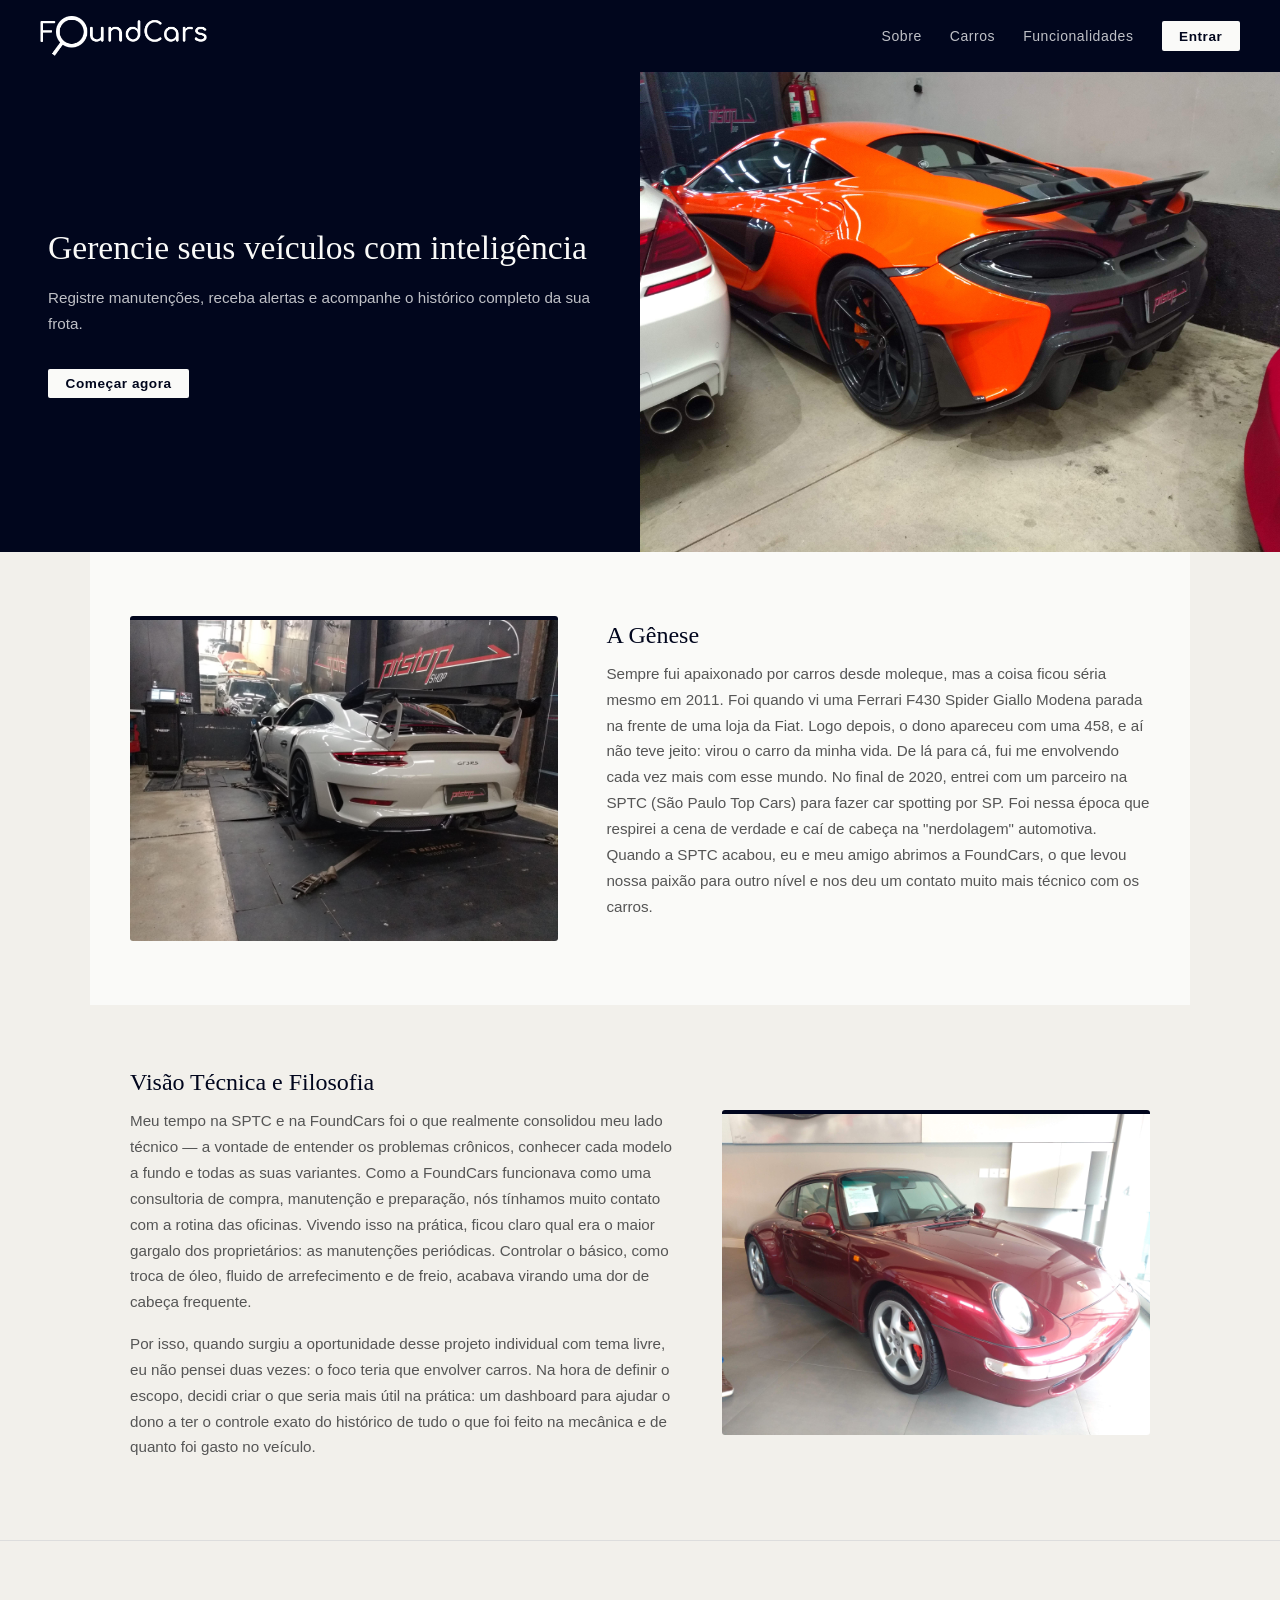
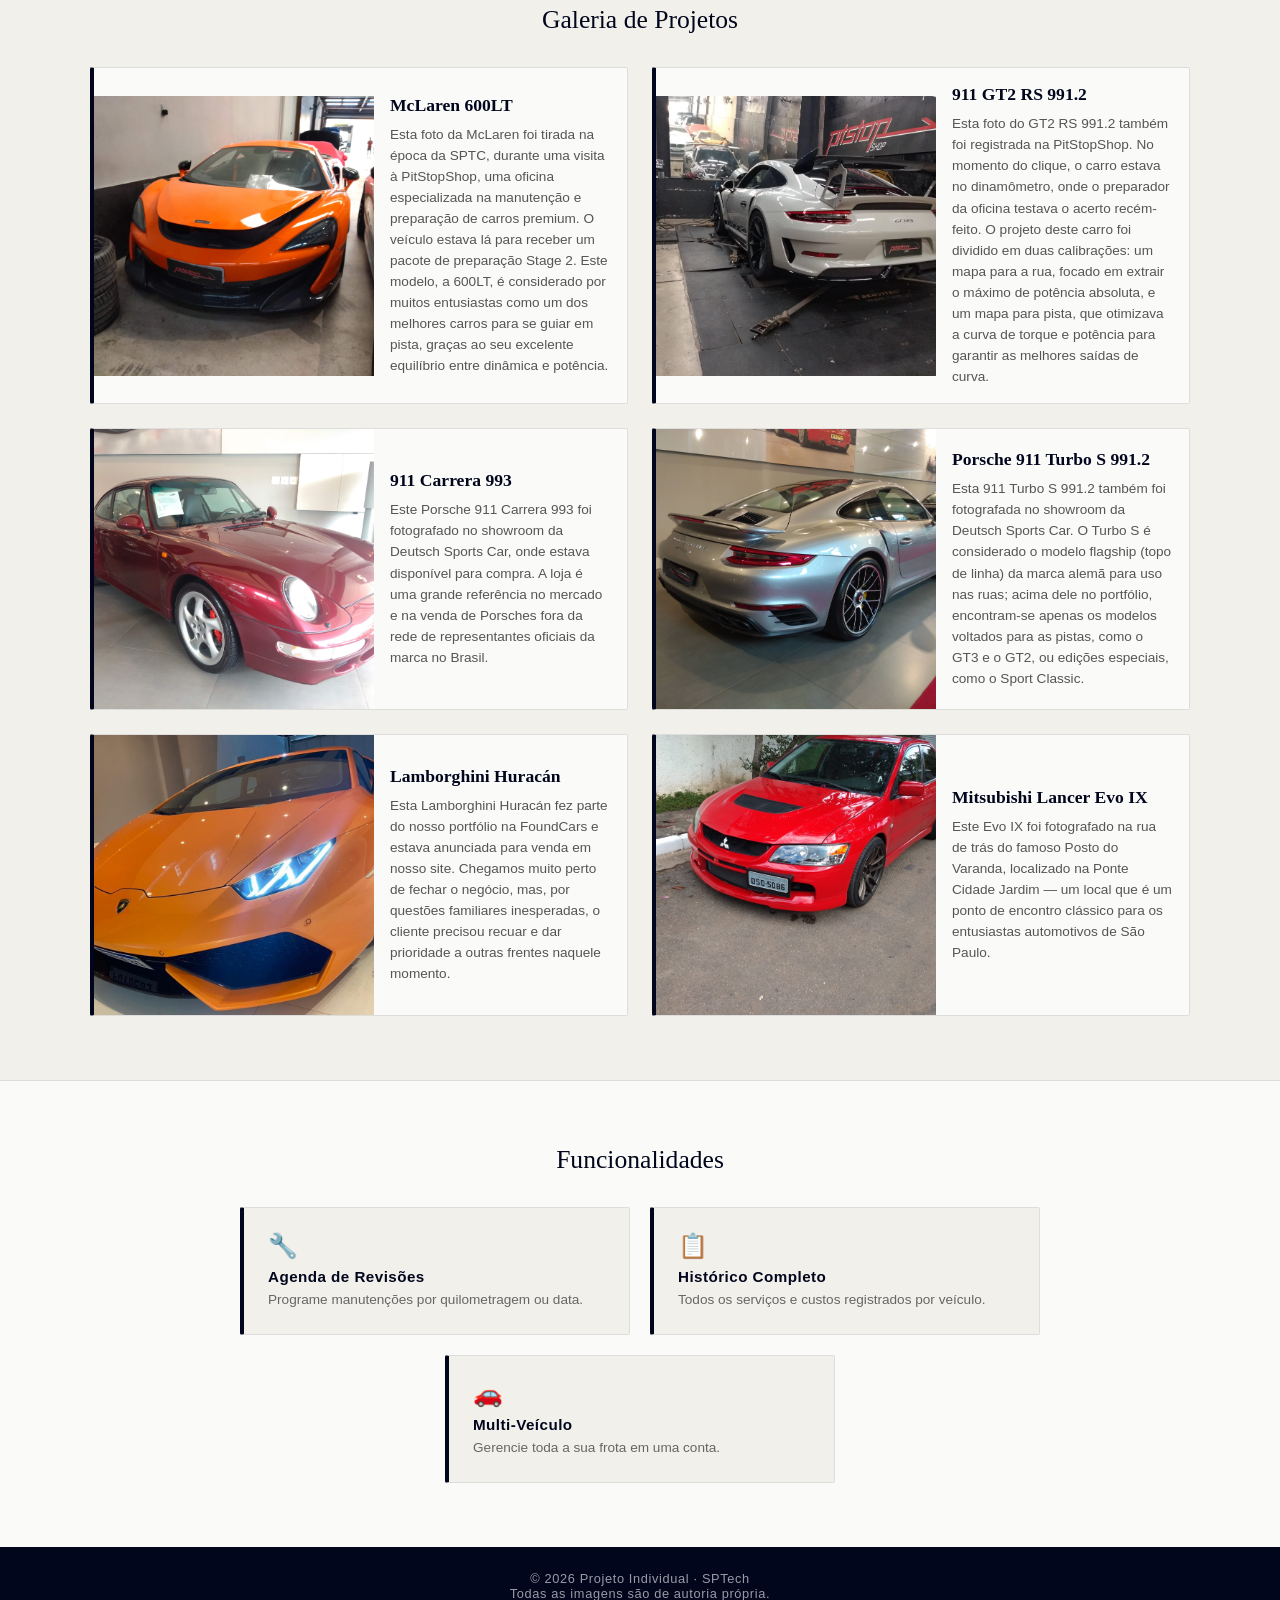
<file: frontend/index.html>
<!DOCTYPE html>
<html lang="pt-BR">

<head>
  <meta charset="UTF-8" />
  <meta name="viewport" content="width=device-width, initial-scale=1.0" />
  <title>FoundCars</title>
  <link rel="stylesheet" href="css/style.css" />
  <link rel="icon" href="image/favicon.ico" type="image/x-icon">
</head>

<body>

  <nav>
    <a href="index.html"><img src="image/Foundcars.png" alt="FoundCars Logo" style="height: 40px;" /></a>
    <div>
      <a href="#sobre">Sobre</a>
      <a href="#carros">Carros</a>
      <a href="#funcionalidades">Funcionalidades</a>
      <a href="login.html" class="botao">Entrar</a>
    </div>
  </nav>



  <section class="destaque">
    <div class="destaque-texto">
      <h1>Gerencie seus veículos com inteligência</h1>
      <p>Registre manutenções, receba alertas e acompanhe o histórico completo da sua frota.</p>
      <a href="#" class="botao">Começar agora</a>
    </div>
    <img src="image/mclaren2.jpg" alt="McLaren" />
  </section>

  <section id="sobre" class="sobre">
    <img src="image/gt2_991.jpg" alt="Porsche GT2 991" />
    <div>
      <h2>A Gênese</h2>
      <p>Sempre fui apaixonado por carros desde moleque, mas a coisa ficou séria mesmo em 2011. Foi quando vi uma
        Ferrari F430 Spider Giallo Modena parada na frente de uma loja da Fiat. Logo depois, o dono apareceu com uma
        458, e aí não teve jeito: virou o carro da minha vida. De lá para cá, fui me envolvendo cada vez mais com esse
        mundo. No final de 2020, entrei com um parceiro na SPTC (São Paulo Top Cars) para fazer car spotting por SP. Foi
        nessa época que respirei a cena de verdade e caí de cabeça na "nerdolagem" automotiva. Quando a SPTC acabou, eu
        e meu amigo abrimos a FoundCars, o que levou nossa paixão para outro nível e nos deu um contato muito mais
        técnico com os carros.</p>
    </div>
  </section>

  <section class="sobre reverse">
    <img src="image/IMG_20201112_155000658.jpg" alt="Foto Aleatória" />
    <div>
      <h2>Visão Técnica e Filosofia</h2>
      <p>Meu tempo na SPTC e na FoundCars foi o que realmente consolidou meu lado técnico — a vontade de entender os
        problemas crônicos, conhecer cada modelo a fundo e todas as suas variantes. Como a FoundCars funcionava como uma
        consultoria de compra, manutenção e preparação, nós tínhamos muito contato com a rotina das oficinas. Vivendo
        isso na prática, ficou claro qual era o maior gargalo dos proprietários: as manutenções periódicas. Controlar o
        básico, como troca de óleo, fluido de arrefecimento e de freio, acabava virando uma dor de cabeça frequente.</p>
      <p>Por isso, quando surgiu a oportunidade desse projeto individual com tema livre, eu não pensei duas vezes: o
        foco teria que envolver carros. Na hora de definir o escopo, decidi criar o que seria mais útil na prática: um
        dashboard para ajudar o dono a ter o controle exato do histórico de tudo o que foi feito na mecânica e de quanto
        foi gasto no veículo.</p>
    </div>
  </section>

  <section id="carros" class="carros">
    <h2>Galeria de Projetos</h2>
    <div class="grade-carros">
      <div class="cartao-carro">
        <img src="image/mclaren.jpg" alt="McLaren" />
        <div class="cartao-texto">
          <h3>McLaren 600LT</h3>
          <p>Esta foto da McLaren foi tirada na época da SPTC, durante uma visita à PitStopShop, uma oficina
            especializada na manutenção e preparação de carros premium. O veículo estava lá para receber um pacote de
            preparação Stage 2. Este modelo, a 600LT, é considerado por muitos entusiastas como um dos melhores carros
            para se guiar em pista, graças ao seu excelente equilíbrio entre dinâmica e potência.</p>
        </div>
      </div>
      <div class="cartao-carro">
        <img src="image/gt2_991.jpg" alt="Porsche GT2 991" />
        <div class="cartao-texto">
          <h3>911 GT2 RS 991.2</h3>
          <p>Esta foto do GT2 RS 991.2 também foi registrada na PitStopShop. No momento do clique, o carro estava no
            dinamômetro, onde o preparador da oficina testava o acerto recém-feito. O projeto deste carro foi dividido
            em duas calibrações: um mapa para a rua, focado em extrair o máximo de potência absoluta, e um mapa para
            pista, que otimizava a curva de torque e potência para garantir as melhores saídas de curva.</p>
        </div>
      </div>
      <div class="cartao-carro">
        <img src="image/IMG_20201112_155000658.jpg" alt="Projeto Aleatorio" />
        <div class="cartao-texto">
          <h3>911 Carrera 993</h3>
          <p>Este Porsche 911 Carrera 993 foi fotografado no showroom da Deutsch Sports Car, onde estava disponível para
            compra. A loja é uma grande referência no mercado e na venda de Porsches fora da rede de representantes
            oficiais da marca no Brasil.</p>
        </div>
      </div>
      <div class="cartao-carro">
        <img src="image/turbo_s_992.jpg" alt="Porsche Turbo S 992" />
        <div class="cartao-texto">
          <h3>Porsche 911 Turbo S 991.2</h3>
          <p>Esta 911 Turbo S 991.2 também foi fotografada no showroom da Deutsch Sports Car. O Turbo S é considerado o
            modelo flagship (topo de linha) da marca alemã para uso nas ruas; acima dele no portfólio, encontram-se
            apenas os modelos voltados para as pistas, como o GT3 e o GT2, ou edições especiais, como o Sport Classic.
          </p>
        </div>
      </div>
      <div class="cartao-carro">
        <img src="image/huracan.jpg" alt="Lamborghini Huracan" />
        <div class="cartao-texto">
          <h3>Lamborghini Huracán</h3>
          <p>Esta Lamborghini Huracán fez parte do nosso portfólio na FoundCars e estava anunciada para venda em nosso
            site. Chegamos muito perto de fechar o negócio, mas, por questões familiares inesperadas, o cliente precisou
            recuar e dar prioridade a outras frentes naquele momento.</p>
        </div>
      </div>
      <div class="cartao-carro">
        <img src="image/evo.jpg" alt="Mitsubishi Lancer Evo IX" />
        <div class="cartao-texto">
          <h3>Mitsubishi Lancer Evo IX</h3>
          <p>Este Evo IX foi fotografado na rua de trás do famoso Posto do Varanda, localizado na Ponte Cidade Jardim —
            um local que é um ponto de encontro clássico para os entusiastas automotivos de São Paulo.</p>
        </div>
      </div>
    </div>
  </section>

  <section id="funcionalidades" class="funcionalidades">
    <h2>Funcionalidades</h2>
    <div class="grade-funcionalidades">
      <div class="cartao-funcionalidade">
        <span>🔧</span>
        <h3>Agenda de Revisões</h3>
        <p>Programe manutenções por quilometragem ou data.</p>
      </div>
      <div class="cartao-funcionalidade">
        <span>📋</span>
        <h3>Histórico Completo</h3>
        <p>Todos os serviços e custos registrados por veículo.</p>
      </div>
      <div class="cartao-funcionalidade">
        <span>🚗</span>
        <h3>Multi-Veículo</h3>
        <p>Gerencie toda a sua frota em uma conta.</p>
      </div>
    </div>
  </section>

  <footer>
    <p>© 2026 Projeto Individual · SPTech</p>
    <p>Todas as imagens são de autoria própria.</p>
  </footer>

</body>

</html>
</file>
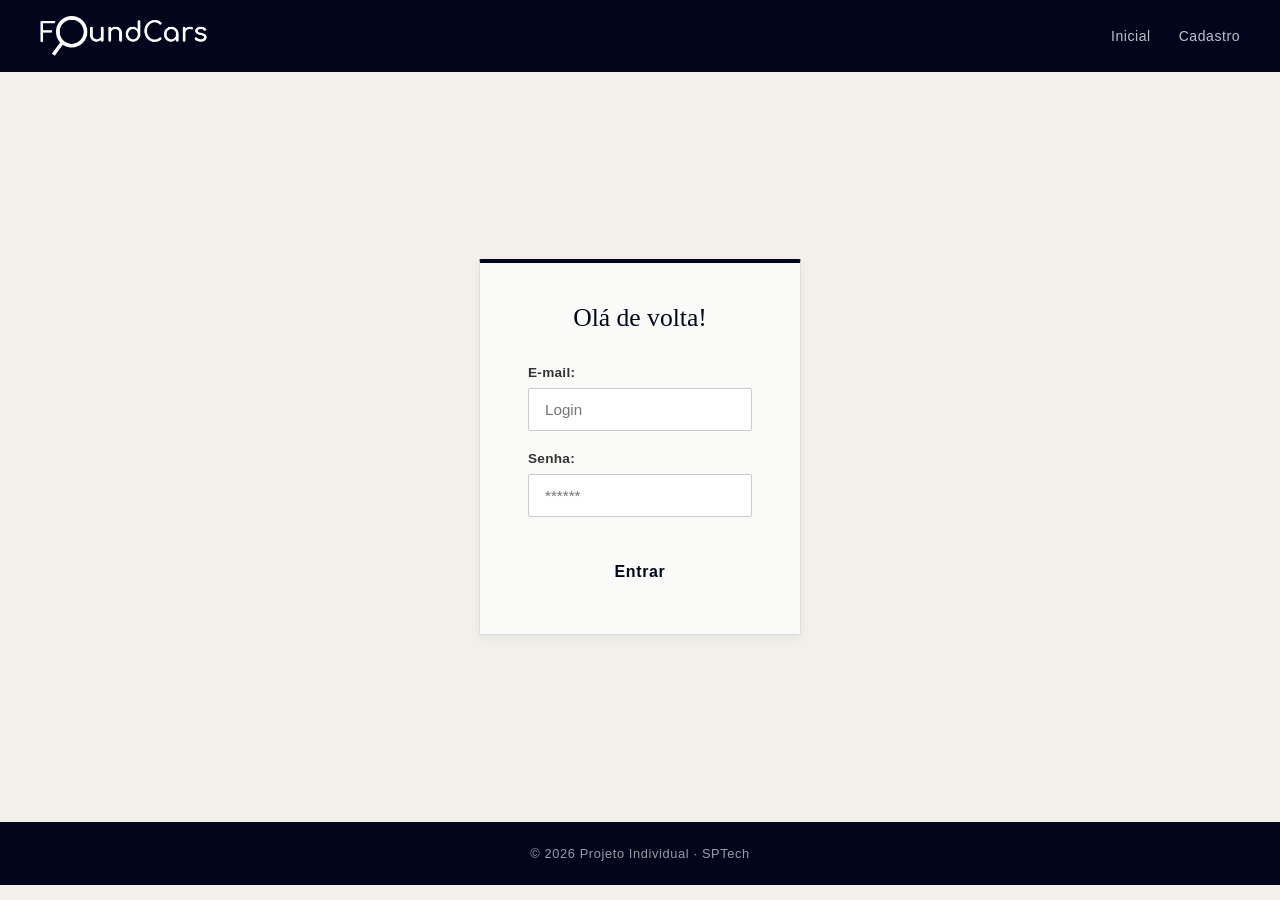
<file: frontend/login.html>
<!DOCTYPE html>
<html lang="pt-br">

<head>
    <meta charset="UTF-8">
    <meta http-equiv="X-UA-Compatible" content="IE=edge">
    <meta name="viewport" content="width=device-width, initial-scale=1.0">

    <title>FoundCars | Login</title>

    <script src="./js/sessao.js"></script>

    <link rel="stylesheet" href="css/style.css">
    <link rel="icon" href="image/favicon.ico" type="image/x-icon">
    <link rel="preconnect" href="https://fonts.gstatic.com">
</head>

<body>

    <nav>
        <a href="index.html"><img src="./image/Foundcars.png" alt="FoundCars Logo" style="height: 40px;" /></a>
        <div>
            <a href="index.html">Inicial</a>
            <a href="cadastro.html">Cadastro</a>
        </div>
    </nav>


    <div class="login">
        <div class="alerta_erro">
            <div class="card_erro" id="cardErro">
                <span id="mensagem_erro"></span>
            </div>
        </div>
        <div class="container">
            <div class="card-auth">
                <h2>Olá de volta!</h2>
                <div class="formulario">
                    <div class="campo">
                        <span>E-mail:</span>
                        <input id="email_input" type="text" placeholder="Login">
                    </div>
                    <div class="campo">
                        <span>Senha:</span>
                        <input id="senha_input" type="password" placeholder="******">
                    </div>
                    <button class="botao" onclick="entrar()">Entrar</button>
                </div>

                <div id="div_aguardar" class="loading-div">
                    <img src="image/loading.gif" id="loading-gif">
                </div>

                <div id="div_erros_login"></div>
            </div>
        </div>
    </div>

    <footer>
        <p>© 2026 Projeto Individual · SPTech</p>
    </footer>

</body>

</html>

<script>


    function entrar() {
        aguardar();

        var emailVar = email_input.value;
        var senhaVar = senha_input.value;

        if (emailVar == "" || senhaVar == "") {
            cardErro.style.display = "block"
            mensagem_erro.innerHTML = "(Mensagem de erro para todos os campos em branco)";
            finalizarAguardar();
            return false;
        }
        else {
            setInterval(sumirMensagem, 5000)
        }

        console.log("FORM LOGIN: ", emailVar);
        console.log("FORM SENHA: ", senhaVar);

        fetch("/usuarios/autenticar", {
            method: "POST",
            headers: {
                "Content-Type": "application/json"
            },
            body: JSON.stringify({
                emailServer: emailVar,
                senhaServer: senhaVar
            })
        }).then(function (resposta) {
            console.log("ESTOU NO THEN DO entrar()!")

            if (resposta.ok) {
                console.log(resposta);

                resposta.json().then(json => {
                    console.log(json);
                    console.log(JSON.stringify(json));
                    sessionStorage.EMAIL_USUARIO = json.email;
                    sessionStorage.NOME_USUARIO = json.nome;
                    sessionStorage.ID_USUARIO = json.id;

                    setTimeout(function () {
                        window.location = "./dashboard/dashboard.html";
                    }, 1000); // apenas para exibir o loading

                });

            } else {

                console.log("Houve um erro ao tentar realizar o login!");

                resposta.text().then(texto => {
                    console.error(texto);
                    finalizarAguardar(texto);
                });
            }

        }).catch(function (erro) {
            console.log(erro);
        })

        return false;
    }

    function sumirMensagem() {
        cardErro.style.display = "none"
    }

</script>
</file>
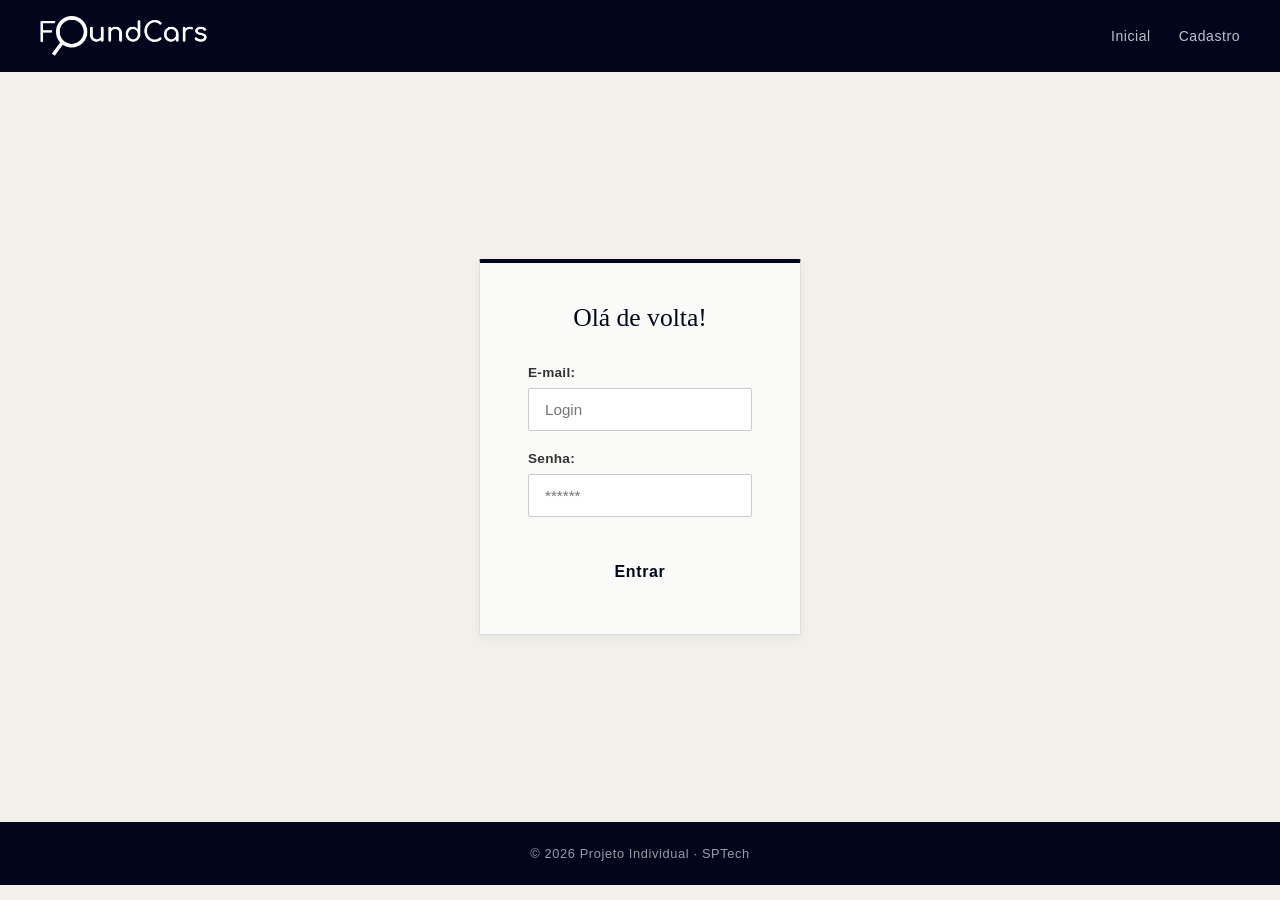
<file: frontend/dashboard/cadastro-manutencao.html>
<!DOCTYPE html>
<html lang="pt-br">

<head>
    <link rel="icon" href="../image/favicon.ico" type="image/x-icon">
    <meta charset="UTF-8">
    <meta http-equiv="X-UA-Compatible" content="IE=edge">
    <meta name="viewport" content="width=device-width, initial-scale=1.0">
    <title>FoundCars | Cadastrar Manutenção</title>

    <link rel="stylesheet" href="../css/style.css" />
    <link rel="stylesheet" href="../css/dashboard.css" />

    <script src="../js/sessao.js"></script>
    <script src="./../js/alerta.js"></script>

    <link rel="preconnect" href="https://fonts.gstatic.com">
    <link href="https://fonts.googleapis.com/css2?family=Inter:wght@400;500;600;700&display=swap" rel="stylesheet">
</head>

<body onload="validarSessao(); carregarVeiculos();">
    <div class="janela">
        <div class="header-left">
            <a href="../index.html"><img src="../image/Foundcars.png" alt="FoundCars Logo"
                    style="max-width: 150px; margin-bottom: 20px;" /></a>

            <div class="hello">
                <h3>Olá, <span id="b_usuario">Motorista</span>!</h3>
            </div>



            <div class="btn-nav-white botao">
                <a href="./dashboard.html">
                    <h3>Dashboard</h3>
                </a>
            </div>



            <div class="btn-nav-white botao">
                <a href="./cadastro-veiculo.html">
                    <h3>Cadastrar Veículo</h3>
                </a>
            </div>

            <div class="btn-nav botao">
                <h3>Cadastrar Manutenção</h3>
            </div>

            <div class="btn-logout botao" onclick="limparSessao()">
                <h3>Sair</h3>
            </div>
        </div>

        <div class="dash" style="justify-content: center; align-items: center; display: flex;">
            <div class="card-auth" style="max-width: 500px; width: 100%;">
                <h2>Registrar Manutenção</h2>
                <div class="formulario">

                    <div class="campo">
                        <span>Veículo:</span>
                        <select id="veiculo_select" class="input-select"
                            style="padding: 0.75rem 1rem; border: 1px solid #CCC; border-radius: 2px; font-size: 0.95rem; font-family: inherit; background: #FFF;">
                            <option value="" disabled selected>Selecione um veículo</option>
                        </select>
                    </div>

                    <div class="campo">
                        <span>Data do Serviço:</span>
                        <input id="data_input" type="date" />
                    </div>

                    <div class="campo">
                        <span>Tipo de Manutenção:</span>
                        <select id="tipo_select" class="input-select"
                            style="padding: 0.75rem 1rem; border: 1px solid #CCC; border-radius: 2px; font-size: 0.95rem; font-family: inherit; background: #FFF;">
                            <option value="1">Preventiva</option>
                            <option value="2">Corretiva</option>
                            <option value="3">Estética</option>
                            <option value="4">Upgrade</option>
                        </select>
                    </div>

                    <div class="campo">
                        <span>Quilometragem (KM):</span>
                        <input id="quilometragem_input" type="number" placeholder="Ex: 50000" />
                    </div>

                    <div class="campo">
                        <span>Valor (R$):</span>
                        <input id="valor_input" type="number" step="0.01" placeholder="Ex: 850.50" />
                    </div>

                    <div class="campo">
                        <span>Descrição:</span>
                        <input id="descricao_input" type="text" placeholder="Ex: Troca de óleo e filtro" />
                    </div>

                    <button class="botao" onclick="cadastrarManutencao()">Registrar</button>
                </div>
            </div>
        </div>
    </div>

    <script>
        if (sessionStorage.NOME_USUARIO) {
            document.getElementById('b_usuario').innerHTML = sessionStorage.NOME_USUARIO;
        }

        // buscar os veiculos que o usuario ja tem para colocar na caixa de selecao (select)
        function carregarVeiculos() {
            var idUsuario = sessionStorage.ID_USUARIO;

            fetch(`/manutencao/buscar-veiculo/${idUsuario}`, {
                method: "GET",
                headers: {
                    "Content-Type": "application/json"
                }
            }).then(function (resposta) {
                if (resposta.ok) {
                    if (resposta.status == 204) {
                        var select = document.getElementById("veiculo_select");
                        select.innerHTML = "<option value='' disabled selected>Nenhum veículo cadastrado</option>";
                    } else {
                        resposta.json().then(function (respostaJson) {
                            var select = document.getElementById("veiculo_select");

                            // laco de repeticao (for) para criar uma opcao para cada veiculo retornado do banco
                            for (let i = 0; i < respostaJson.length; i++) {
                                let veiculo = respostaJson[i];
                                // createElement cria uma nova tag html <option> via javascript
                                let option = document.createElement("option");
                                option.value = veiculo.id;
                                option.innerHTML = veiculo.marca + " " + veiculo.modelo;
                                select.appendChild(option); // adiciona a opcao dentro da caixa de selecao
                            }
                        });
                    }
                } else {
                    console.log("Houve um erro na API!");
                }
            }).catch(function (resposta) {
                console.log(`#ERRO: ${resposta}`);
            });
        }

        // funcao para pegar todos os dados preenchidos e enviar para cadastrar a manutencao
        function cadastrarManutencao() {
            // pegando os valores que estao na tela
            var idVeiculoVar = document.getElementById('veiculo_select').value;
            var dataVar = document.getElementById('data_input').value;
            var tipoVar = document.getElementById('tipo_select').value;
            var quilometragemVar = document.getElementById('quilometragem_input').value;
            var valorVar = document.getElementById('valor_input').value;
            var descricaoVar = document.getElementById('descricao_input').value;
            var idUsuarioVar = sessionStorage.ID_USUARIO;

            if (idVeiculoVar == "" || dataVar == "" || tipoVar == "" || quilometragemVar == "" || valorVar == "" || descricaoVar == "") {
                alert("Preencha todos os campos para prosseguir!");
                return false;
            }

            fetch(`/manutencao/inserir/${idUsuarioVar}`, {
                method: "POST",
                headers: {
                    "Content-Type": "application/json"
                },
                body: JSON.stringify({
                    fkVeiculoServer: idVeiculoVar,
                    dataServer: dataVar,
                    fkTipoServer: tipoVar,
                    quilometragemServer: quilometragemVar,
                    valorServer: valorVar,
                    descricaoServer: descricaoVar
                })
            }).then(function (resposta) {
                if (resposta.ok) {
                    alert("Manutenção registrada com sucesso!");
                    window.location = "./dashboard.html";
                } else {
                    throw ("Houve um erro ao tentar realizar o registro!");
                }
            }).catch(function (resposta) {
                console.log(`#ERRO: ${resposta}`);
                alert("Houve um erro. Tente novamente mais tarde.");
            });

            return false;
        }
    </script>
</body>

</html>
</file>
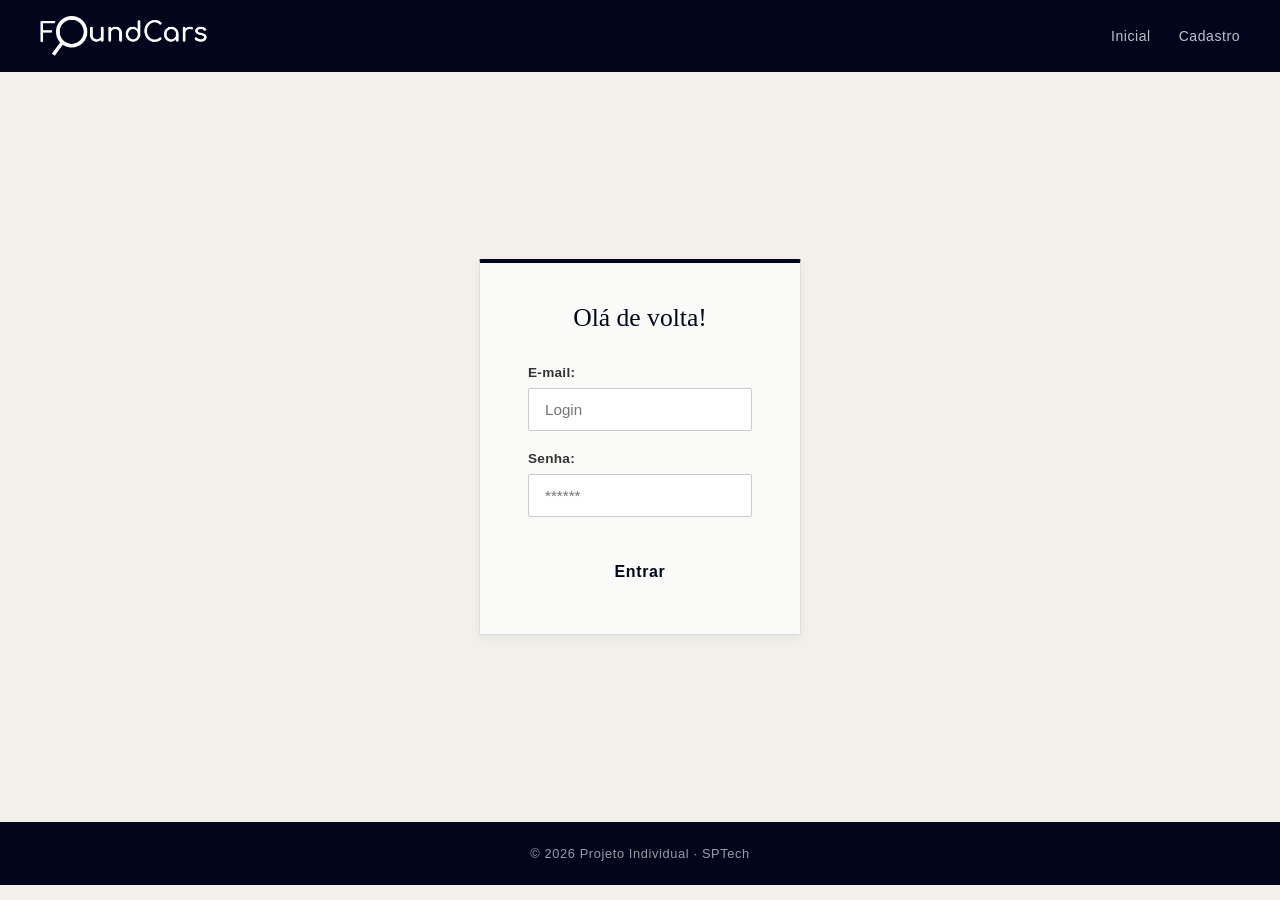
<file: frontend/dashboard/cadastro-veiculo.html>
<!DOCTYPE html>
<html lang="pt-br">

<head>
    <link rel="icon" href="../image/favicon.ico" type="image/x-icon">
    <meta charset="UTF-8">
    <meta http-equiv="X-UA-Compatible" content="IE=edge">
    <meta name="viewport" content="width=device-width, initial-scale=1.0">
    <title>FoundCars | Cadastrar Veículo</title>

    <link rel="stylesheet" href="../css/style.css" />
    <link rel="stylesheet" href="../css/dashboard.css" />

    <script src="../js/sessao.js"></script>
    <script src="./../js/alerta.js"></script>

    <link rel="preconnect" href="https://fonts.gstatic.com">
    <link href="https://fonts.googleapis.com/css2?family=Inter:wght@400;500;600;700&display=swap" rel="stylesheet">
</head>

<body onload="validarSessao()">
    <div class="janela">
        <div class="header-left">
            <a href="../index.html"><img src="../image/Foundcars.png" alt="FoundCars Logo"
                    style="max-width: 150px; margin-bottom: 20px;" /></a>

            <div class="hello">
                <h3>Olá, <span id="b_usuario">Motorista</span>!</h3>
            </div>



            <div class="btn-nav-white botao">
                <a href="./dashboard.html">
                    <h3>Dashboard</h3>
                </a>
            </div>



            <div class="btn-nav botao">
                <h3>Cadastrar Veículo</h3>
            </div>

            <div class="btn-nav-white botao">
                <a href="./cadastro-manutencao.html">
                    <h3>Cadastrar Manutenção</h3>
                </a>
            </div>

            <div class="btn-logout botao" onclick="limparSessao()">
                <h3>Sair</h3>
            </div>
        </div>

        <div class="dash" style="justify-content: center; align-items: center; display: flex;">
            <div class="card-auth" style="max-width: 500px; width: 100%;">
                <h2>Cadastrar Novo Veículo</h2>
                <div class="formulario">
                    <div class="campo">
                        <span>Marca:</span>
                        <input id="marca_input" type="text" placeholder="Ex: BMW" />
                    </div>
                    <div class="campo">
                        <span>Modelo:</span>
                        <input id="modelo_input" type="text" placeholder="Ex: 320i" />
                    </div>
                    <div class="campo">
                        <span>Ano:</span>
                        <input id="ano_input" type="number" placeholder="Ex: 2024" />
                    </div>
                    <div class="campo">
                        <span>Placa:</span>
                        <input id="placa_input" type="text" placeholder="Ex: ABC1234" />
                    </div>

                    <button class="botao" onclick="cadastrarVeiculo()">Cadastrar</button>
                </div>

                <div id="div_erros_login"></div>
            </div>
        </div>
    </div>

    <script>
        if (sessionStorage.NOME_USUARIO) {
            document.getElementById('b_usuario').innerHTML = sessionStorage.NOME_USUARIO;
        }

        // funcao para pegar os dados digitados e mandar pro banco cadastrar o veiculo
        function cadastrarVeiculo() {
            // pegando os valores que o usuario digitou nos inputs da tela usando getElementById
            var marcaVar = document.getElementById('marca_input').value;
            var modeloVar = document.getElementById('modelo_input').value;
            var anoVar = document.getElementById('ano_input').value;
            var placaVar = document.getElementById('placa_input').value;
            var idUsuarioVar = sessionStorage.ID_USUARIO;

            if (marcaVar == "" || modeloVar == "" || anoVar == "" || placaVar == "") {
                alert("Preencha todos os campos para prosseguir!");
                return false;
            }

            // usando o fetch com metodo POST para enviar os dados para o backend
            // o body transforma as variaveis javascript em um formato json que a api entende
            fetch(`/manutencao/inserirVeiculo/${idUsuarioVar}`, {
                method: "POST",
                headers: {
                    "Content-Type": "application/json"
                },
                body: JSON.stringify({
                    marcaServer: marcaVar,
                    modeloServer: modeloVar,
                    anoServer: anoVar,
                    placaServer: placaVar
                })
            }).then(function (resposta) {
                console.log("resposta: ", resposta);

                if (resposta.ok) {
                    alert("Veículo cadastrado com sucesso!");
                    window.location = "./dashboard.html";
                } else {
                    throw ("Houve um erro ao tentar realizar o cadastro!");
                }
            }).catch(function (resposta) {
                console.log(`#ERRO: ${resposta}`);
                alert("Houve um erro. Tente novamente mais tarde.");
            });

            return false;
        }
    </script>
</body>

</html>
</file>
<file: frontend/css/style.css>
/* o * seleciona todos os elementos do html. 
   coloco margin e padding 0 pra tirar as margens padroes do navegador.
   o border-box garante que o padding nao aumente o tamanho final das caixas */
* {
  margin: 0;
  padding: 0;
  box-sizing: border-box;
}

/* faz a pagina rolar suave quando clico em algum link da mesma pagina */
html {
  scroll-behavior: smooth;
}

body {
  font-family: Arial, sans-serif;
  background: #F2F0EB;
  color: #1a1a1a;
}

a {
  text-decoration: none;
  color: inherit;
}

img {
  display: block;
  max-width: 100%;
}

nav {
  /* flexbox usado para alinhar os itens no menu lado a lado com espaco no meio */
  display: flex;
  justify-content: space-between;
  align-items: center;
  padding: 1rem 2.5rem;
  background: #01061d;
}

.barra-separadora {
  height: 3px;
  background: #F2F0EB;
}

nav strong {
  font-size: 1.4rem;
  letter-spacing: 0.08em;
  color: #FAFAF8;
  font-family: Georgia, serif;
}

nav div {
  display: flex;
  gap: 1.75rem;
  align-items: center;
}

nav a {
  color: rgba(255, 255, 255, 0.75);
  font-size: 0.875rem;
  letter-spacing: 0.04em;
}

nav a:hover {
  color: #FAFAF8;
}

/* estilizando os botoes. o letter-spacing da um espaco legal entre as letras */
.botao {
  background: #FAFAF8;
  color: #01061d;
  padding: 0.45rem 1.1rem;
  border-radius: 2px;
  font-size: 0.85rem;
  font-weight: bold;
  letter-spacing: 0.04em;
}

/* o :hover muda a cor do fundo do botao quando eu passo o mouse em cima dele */
.botao:hover {
  background: #E8E6E1;
}

/* grid divide a secao de destaque em duas colunas de tamanhos iguais usando 1fr */
.destaque {
  display: grid;
  grid-template-columns: 1fr 1fr;
  min-height: 460px;
}

.destaque-texto {
  background: #01061d;
  padding: 4rem 3rem;
  display: flex;
  flex-direction: column;
  justify-content: center;
}

.destaque-texto h1 {
  font-size: 2.1rem;
  color: #FAFAF8;
  line-height: 1.3;
  margin-bottom: 1rem;
  font-family: Georgia, serif;
  font-weight: normal;
}

.destaque-texto p {
  color: rgba(255, 255, 255, 0.75);
  margin-bottom: 2rem;
  line-height: 1.7;
  font-size: 0.95rem;
}

.destaque-texto .botao {
  align-self: flex-start;
}

/* o object-fit cover faz a imagem preencher o espaco todo sem distorcer, ela corta o que sobrar */
.destaque img {
  width: 100%;
  height: 100%;
  object-fit: cover;
  display: block;
}

.sobre {
  display: flex;
  align-items: center;
  gap: 3rem;
  padding: 4rem 2.5rem;
  background: #FAFAF8;
  max-width: 1100px;
  margin: 0 auto;
}

.sobre.reverse {
  flex-direction: row-reverse;
  background: #F2F0EB;
}

.sobre img {
  width: 42%;
  max-width: 440px;
  border-radius: 3px;
  object-fit: cover;
  border-top: 4px solid #01061d;
}

.sobre h2 {
  font-size: 1.5rem;
  color: #01061d;
  margin-bottom: 0.75rem;
  font-family: Georgia, serif;
  font-weight: normal;
}

.sobre p {
  color: #555;
  line-height: 1.7;
  margin-bottom: 1rem;
  font-size: 0.95rem;
}

.sobre ul {
  list-style: none;
  color: #333;
  display: flex;
  flex-direction: column;
  gap: 0.5rem;
  font-size: 0.9rem;
}

.carros {
  padding: 4rem 2.5rem;
  background: #F2F0EB;
  text-align: center;
  border-top: 1px solid #DDD;
}

.carros h2 {
  font-size: 1.6rem;
  color: #01061d;
  margin-bottom: 2rem;
  font-family: Georgia, serif;
  font-weight: normal;
}

.grade-carros {
  display: grid;
  grid-template-columns: repeat(2, 1fr);
  gap: 1.5rem;
  max-width: 1100px;
  margin: 0 auto;
}

.cartao-carro {
  background: #FAFAF8;
  border: 1px solid #DDD;
  border-left: 4px solid #01061d;
  border-radius: 2px;
  overflow: hidden;
  text-align: left;
  display: flex;
  align-items: center;
}

.cartao-carro img {
  width: 280px;
  height: 280px;
  object-fit: cover;
}

.cartao-texto {
  padding: 1rem;
  display: flex;
  flex-direction: column;
}

.cartao-carro h3 {
  font-size: 1.1rem;
  color: #01061d;
  padding: 0 0 0.5rem 0;
  font-family: Georgia, serif;
}

.cartao-carro p {
  font-size: 0.85rem;
  color: #555;
  padding: 0;
  line-height: 1.55;
}

.funcionalidades {
  padding: 4rem 2.5rem;
  background: #FAFAF8;
  text-align: center;
  border-top: 1px solid #DDD;
}

.funcionalidades h2 {
  font-size: 1.6rem;
  color: #01061d;
  margin-bottom: 2rem;
  font-family: Georgia, serif;
  font-weight: normal;
}

.grade-funcionalidades {
  display: flex;
  flex-wrap: wrap;
  justify-content: center;
  gap: 1.25rem;
  max-width: 800px;
  margin: 0 auto;
}

.cartao-funcionalidade {
  background: #F2F0EB;
  border: 1px solid #DDD;
  border-left: 4px solid #01061d;
  border-radius: 2px;
  padding: 1.5rem;
  text-align: left;
  width: calc(50% - 0.625rem);
}

.cartao-funcionalidade span {
  font-size: 1.5rem;
}

.cartao-funcionalidade h3 {
  font-size: 0.95rem;
  color: #01061d;
  margin: 0.5rem 0 0.25rem;
  letter-spacing: 0.03em;
}

.cartao-funcionalidade p {
  font-size: 0.85rem;
  color: #666;
  line-height: 1.55;
}

footer {
  padding: 1.5rem 2.5rem;
  background: #01061d;
  text-align: center;
  font-size: 0.8rem;
  color: rgba(255, 255, 255, 0.6);
  letter-spacing: 0.05em;
}

/* media query para telas de celular. quando a tela for menor que 768px, o grid muda pra 1 coluna só pra caber na tela */
@media (max-width: 768px) {
  .destaque {
    grid-template-columns: 1fr;
  }

  .destaque img {
    height: 240px;
  }

  .sobre {
    flex-direction: column;
  }

  .sobre img {
    width: 100%;
  }

  .grade-carros {
    grid-template-columns: 1fr;
  }

  .cartao-funcionalidade {
    width: 100%;
  }
}

.login {
  min-height: calc(100vh - 150px);
  display: flex;
  justify-content: center;
  align-items: center;
  padding: 3rem 1.5rem;
  background: #F2F0EB;
}

.card-auth {
  background: #FAFAF8;
  border: 1px solid #DDD;
  border-top: 4px solid #01061d;
  border-radius: 2px;
  padding: 2.5rem 3rem;
  width: 100%;
  max-width: 420px;
  box-shadow: 0 4px 12px rgba(0, 0, 0, 0.05);
  text-align: center;
}

.card-auth h2 {
  font-size: 1.6rem;
  color: #01061d;
  margin-bottom: 2rem;
  font-family: Georgia, serif;
  font-weight: normal;
}

.formulario {
  display: flex;
  flex-direction: column;
  gap: 1.25rem;
  text-align: left;
}

.campo {
  display: flex;
  flex-direction: column;
  gap: 0.5rem;
}

.campo span {
  font-size: 0.85rem;
  font-weight: bold;
  color: #333;
  letter-spacing: 0.02em;
}

.campo input {
  padding: 0.75rem 1rem;
  border: 1px solid #CCC;
  border-radius: 2px;
  font-size: 0.95rem;
  font-family: inherit;
  background: #FFF;
  transition: border-color 0.2s;
}

.campo input:focus {
  outline: none;
  border-color: #01061d;
}

.formulario .botao {
  margin-top: 0.75rem;
  width: 100%;
  padding: 0.85rem;
  font-size: 1rem;
  cursor: pointer;
  border: none;
  text-align: center;
}

.alerta_erro {
  position: fixed;
  top: 20px;
  right: 20px;
  z-index: 9999;
}

.card_erro {
  display: none;
  background: #d9534f;
  color: white;
  padding: 1rem 1.5rem;
  border-radius: 3px;
  box-shadow: 0 2px 10px rgba(0, 0, 0, 0.1);
  font-weight: bold;
  font-size: 0.9rem;
}

.loading-div {
  margin-top: 1.5rem;
  display: none;
}

.loading-div img {
  width: 40px;
  margin: 0 auto;
}
</file>
<file: frontend/css/dashboard.css>
/* configuro o body com flex pra separar o menu lateral do resto da tela. 
   height 100vh pega a altura toda da tela e overflow hidden esconde barra de rolagem geral se vazar conteudo */
body {
    font-family: Arial, sans-serif;
    background-color: #F2F0EB;
    margin: 0;
    color: #1a1a1a;
    display: flex;
    height: 100vh;
    overflow: hidden;
}

/* Layout Sidebar */
.janela {
    display: flex;
    width: 100%;
    height: 100%;
}

.header-left {
    background-color: #01061d;
    color: #FAFAF8;
    width: 260px;
    padding: 2.5rem 2rem;
    display: flex;
    flex-direction: column;
    gap: 1.5rem;
    box-sizing: border-box;
}

.header-left h1 {
    font-family: Georgia, serif;
    font-size: 2rem;
    margin-bottom: 1rem;
    color: #FAFAF8;
    font-weight: normal;
    letter-spacing: 0.05em;
}

.hello h3 {
    font-size: 1.1rem;
    color: rgba(255, 255, 255, 0.8);
    font-weight: normal;
    margin-bottom: 1rem;
    border-bottom: 1px solid rgba(255, 255, 255, 0.1);
    padding-bottom: 1.5rem;
}

.btn-nav,
.btn-nav-white,
.btn-logout {
    padding: 12px 15px;
    border-radius: 2px;
    cursor: pointer;
    transition: background 0.2s;
    font-size: 0.95rem;
}

/* o rgba com 0.7 no final deixa a cor um pouco transparente (70% visivel) */
.btn-nav-white {
    color: rgba(255, 255, 255, 0.7);
    font-weight: bold;
    background-color: transparent;
}

/* quando passo o mouse, mudo o fundo pra um branco bem transparente e a letra fica toda branca */
.btn-nav-white:hover {
    background: rgba(255, 255, 255, 0.1);
    color: #FAFAF8;
}

.btn-nav {
    background: #FAFAF8;
    color: #01061d;
    font-weight: bold;
}

.btn-logout {
    margin-top: auto;
    color: #d9534f;
    font-weight: bold;
    background-color: transparent;
}

.btn-logout:hover {
    background: rgba(217, 83, 79, 0.1);
}

.header-left h3 {
    margin: 0;
    font-size: 0.95rem;
}

/* Area principal */
.dash {
    flex: 1;
    padding: 3rem;
    display: flex;
    flex-direction: column;
    gap: 2rem;
    overflow-y: auto;
    background-color: #F2F0EB;
    box-sizing: border-box;
}

.kpi-container {
    /* flexbox usado para os cards kpi ficarem lado a lado */
    /* flex-wrap permite que os cards quebrem a linha caso a tela fique pequena */
    display: flex;
    gap: 1.5rem;
    justify-content: space-between;
    flex-wrap: wrap;
}

.kpi-card {
    background: #FAFAF8;
    padding: 1.5rem;
    border-radius: 2px;
    /* o box-shadow cria a sombra ao redor do card pra dar um efeito de relevo e soltar ele do fundo */
    box-shadow: 0 4px 12px rgba(0, 0, 0, 0.05);
    /* flex 1 faz os cards crescerem pra ocupar o mesmo espaco que os outros na linha */
    flex: 1;
    min-width: 200px;
    border-top: 3px solid #01061d;
    /* a transition prepara o elemento para que a animacao de hover seja suave, durando 0.2s */
    transition: transform 0.2s;
    border-left: 1px solid #DDD;
    border-right: 1px solid #DDD;
    border-bottom: 1px solid #DDD;
}

/* quando passo o mouse no card, ele sobe 3 pixels no eixo Y (efeito de levantar) */
.kpi-card:hover {
    transform: translateY(-3px);
}

.kpi-title {
    font-size: 0.85rem;
    color: #555;
    font-weight: bold;
    text-transform: uppercase;
    margin-bottom: 0.5rem;
    letter-spacing: 0.05em;
}

.kpi-value {
    font-size: 2rem;
    font-weight: bold;
    color: #01061d;
    font-family: Georgia, serif;
}

.charts-container {
    display: flex;
    gap: 1.5rem;
    flex-wrap: wrap;
}

.chart-box {
    background: #FAFAF8;
    padding: 1.5rem;
    border-radius: 2px;
    border: 1px solid #DDD;
    border-top: 3px solid #01061d;
    box-shadow: 0 4px 12px rgba(0, 0, 0, 0.05);
    flex: 1;
    min-width: 300px;
}

.chart-title {
    font-size: 1.2rem;
    font-weight: normal;
    font-family: Georgia, serif;
    margin-bottom: 1.5rem;
    color: #01061d;
    border-bottom: 1px solid #eee;
    padding-bottom: 0.75rem;
}

.table-container {
    background: #FAFAF8;
    padding: 1.5rem;
    border-radius: 2px;
    border: 1px solid #DDD;
    border-top: 3px solid #01061d;
    box-shadow: 0 4px 12px rgba(0, 0, 0, 0.05);
}

table {
    width: 100%;
    /* o border-collapse junta as bordas das celulas pra nao ficar aquele espaco duplo feio de tabela nativa do html */
    border-collapse: collapse;
    text-align: left;
}

th,
td {
    padding: 1rem;
    border-bottom: 1px solid #eee;
    font-size: 0.95rem;
}

th {
    background-color: #F2F0EB;
    font-weight: bold;
    color: #333;
    text-transform: uppercase;
    font-size: 0.8rem;
    letter-spacing: 0.05em;
    border-top: 1px solid #DDD;
    border-bottom: 2px solid #DDD;
}

tr:hover {
    background-color: #F2F0EB;
}

.badge {
    padding: 4px 10px;
    border-radius: 2px;
    font-size: 0.75rem;
    font-weight: bold;
    color: #fff;
    letter-spacing: 0.03em;
}

.bg-prev {
    background: #5cb85c;
}

.bg-corr {
    background: #d9534f;
}

.bg-est {
    background: #5bc0de;
}

.bg-up {
    background: #f0ad4e;
}
</file>
